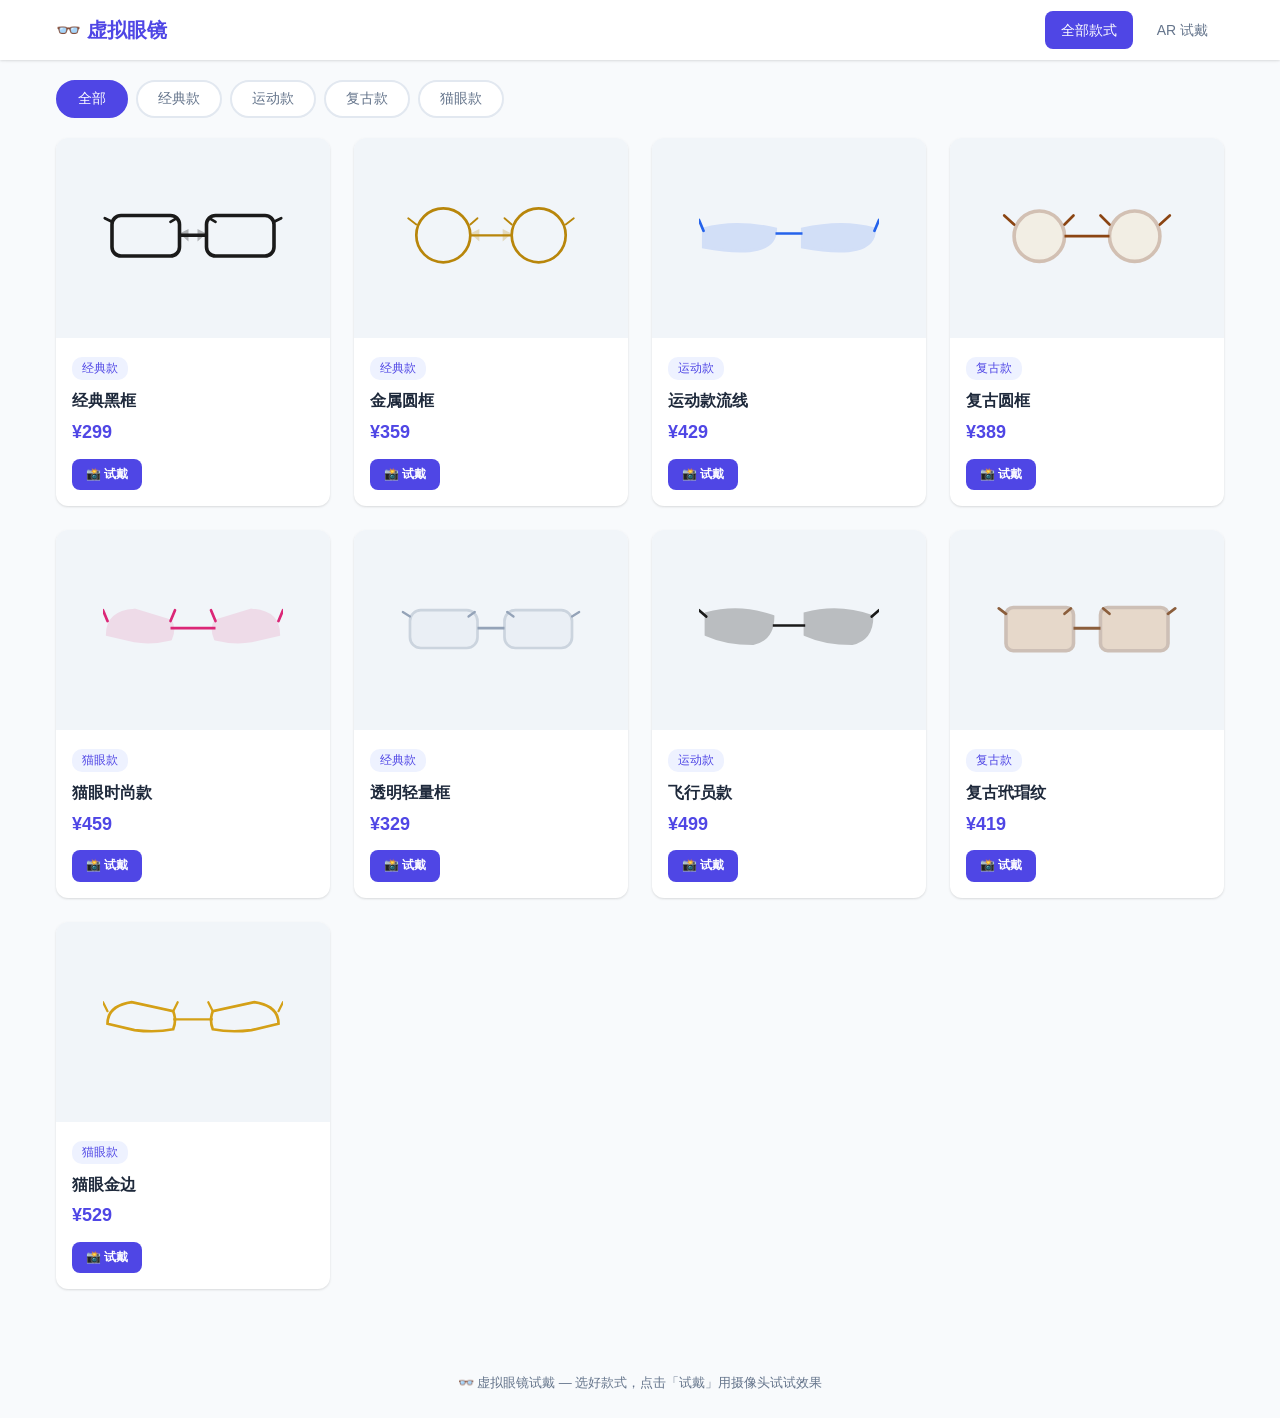
<file: index.html>
<!DOCTYPE html>
<html lang="zh-CN">
<head>
    <meta charset="UTF-8">
    <meta name="viewport" content="width=device-width, initial-scale=1.0, maximum-scale=1.0, user-scalable=no">
    <title>虚拟眼镜试戴 | Virtual Glasses Try-On</title>
    <link rel="stylesheet" href="css/style.css?v=202606211410">
</head>
<body>
    <!-- 顶部导航 -->
    <header class="header">
        <div class="container">
            <div class="logo">👓 虚拟眼镜</div>
            <nav class="nav">
                <a href="index.html" class="active">全部款式</a>
                <a href="tryon.html">AR 试戴</a>
            </nav>
        </div>
    </header>

    <!-- 分类筛选 -->
    <section class="filters">
        <div class="container">
            <div class="filter-btns">
                <button class="filter-btn active" data-filter="all">全部</button>
                <button class="filter-btn" data-filter="classic">经典款</button>
                <button class="filter-btn" data-filter="sport">运动款</button>
                <button class="filter-btn" data-filter="retro">复古款</button>
                <button class="filter-btn" data-filter="cat">猫眼款</button>
            </div>
        </div>
    </section>

    <!-- 眼镜列表 -->
    <section class="glasses-grid-section">
        <div class="container">
            <div class="glasses-grid" id="glassesGrid">
                <!-- 由 JS 动态渲染 -->
            </div>
        </div>
    </section>

    <!-- 底部 -->
    <footer class="footer">
        <div class="container">
            <p>👓 虚拟眼镜试戴 — 选好款式，点击「试戴」用摄像头试试效果</p>
        </div>
    </footer>

    <script src="js/glasses-data.js?v=202606211410"></script>
    <script src="js/app.js?v=202606211410"></script>
</body>
</html>
</file>
<file: css/style.css>
/* ===== Reset & base ===== */
*, *::before, *::after { box-sizing: border-box; margin: 0; padding: 0; }
:root {
    --primary: #4f46e5;
    --primary-hover: #4338ca;
    --bg: #f8fafc;
    --card-bg: #ffffff;
    --text: #1e293b;
    --text-light: #64748b;
    --border: #e2e8f0;
    --shadow: 0 1px 3px rgba(0,0,0,0.08), 0 1px 2px rgba(0,0,0,0.06);
    --shadow-lg: 0 10px 15px -3px rgba(0,0,0,0.1), 0 4px 6px -2px rgba(0,0,0,0.05);
    --radius: 12px;
    --radius-sm: 8px;
}
body {
    font-family: -apple-system, BlinkMacSystemFont, "Segoe UI", Roboto, sans-serif;
    background: var(--bg);
    color: var(--text);
    line-height: 1.6;
    min-height: 100vh;
}
.container { max-width: 1200px; margin: 0 auto; padding: 0 16px; }

/* ===== Header ===== */
.header {
    background: var(--card-bg);
    box-shadow: var(--shadow);
    position: sticky; top: 0; z-index: 100;
}
.header .container {
    display: flex; align-items: center; justify-content: space-between;
    height: 60px;
}
.logo { font-size: 20px; font-weight: 700; color: var(--primary); }
.nav { display: flex; gap: 8px; }
.nav a {
    text-decoration: none; color: var(--text-light);
    padding: 8px 16px; border-radius: var(--radius-sm);
    font-size: 14px; font-weight: 500;
    transition: all 0.2s;
}
.nav a:hover { background: #f1f5f9; }
.nav a.active { background: var(--primary); color: white; }

/* ===== Filters ===== */
.filters { padding: 20px 0; }
.filter-btns { display: flex; gap: 8px; flex-wrap: wrap; }
.filter-btn {
    padding: 8px 20px; border: 2px solid var(--border);
    border-radius: 20px; background: var(--card-bg);
    color: var(--text-light); font-size: 14px; font-weight: 500;
    cursor: pointer; transition: all 0.2s;
}
.filter-btn:hover { border-color: var(--primary); color: var(--primary); }
.filter-btn.active { border-color: var(--primary); background: var(--primary); color: white; }

/* ===== Glasses Grid ===== */
.glasses-grid-section { padding-bottom: 60px; }
.glasses-grid {
    display: grid;
    grid-template-columns: repeat(auto-fill, minmax(260px, 1fr));
    gap: 24px;
}
.glasses-card {
    background: var(--card-bg); border-radius: var(--radius);
    box-shadow: var(--shadow); overflow: hidden;
    transition: transform 0.2s, box-shadow 0.2s;
    cursor: pointer;
}
.glasses-card:hover { transform: translateY(-4px); box-shadow: var(--shadow-lg); }
.glasses-card-img {
    width: 100%; height: 200px;
    display: flex; align-items: center; justify-content: center;
    background: #f1f5f9; padding: 20px;
}
.glasses-card-img svg { width: 100%; height: 100%; max-width: 180px; }
.glasses-card-body { padding: 16px; }
.glasses-card-body h3 { font-size: 16px; margin-bottom: 4px; }
.glasses-card-body .category {
    font-size: 12px; color: var(--primary);
    background: #eef2ff; padding: 2px 10px;
    border-radius: 10px; display: inline-block; margin-bottom: 8px;
}
.glasses-card-body .price { font-size: 18px; font-weight: 700; color: var(--primary); }
.glasses-card-body .actions { margin-top: 12px; display: flex; gap: 8px; }

/* ===== Buttons ===== */
.btn {
    display: inline-flex; align-items: center; gap: 6px;
    padding: 10px 24px; border: none; border-radius: var(--radius-sm);
    font-size: 14px; font-weight: 600; cursor: pointer;
    transition: all 0.2s; text-decoration: none;
}
.btn-primary { background: var(--primary); color: white; }
.btn-primary:hover { background: var(--primary-hover); }
.btn-secondary { background: #f1f5f9; color: var(--text); }
.btn-secondary:hover { background: #e2e8f0; }
.btn-danger { background: #ef4444; color: white; }
.btn-danger:hover { background: #dc2626; }
.btn-sm { padding: 6px 14px; font-size: 12px; }

/* ===== Try-On Page ===== */
.tryon-section { padding: 24px 0; }
.tryon-container {
    display: flex; gap: 24px;
    max-width: 1400px; margin: 0 auto; padding: 0 16px;
}
.tryon-camera { flex: 1; min-width: 0; }
.camera-wrapper {
    position: relative; width: 100%;
    background: #000; border-radius: var(--radius);
    overflow: hidden; aspect-ratio: 4/3;
}
.camera-wrapper video,
.camera-wrapper canvas {
    position: absolute; top: 0; left: 0;
    width: 100%; height: 100%; object-fit: cover;
}
.camera-wrapper canvas { z-index: 2; }
.camera-placeholder {
    position: absolute; inset: 0;
    display: flex; flex-direction: column;
    align-items: center; justify-content: center;
    color: white; z-index: 1; text-align: center; padding: 20px;
}
.placeholder-icon { font-size: 64px; margin-bottom: 16px; opacity: 0.7; }
.camera-placeholder h3 { font-size: 18px; margin-bottom: 8px; }
.camera-placeholder p { font-size: 14px; opacity: 0.7; }
.camera-controls { display: flex; gap: 8px; margin-top: 12px; flex-wrap: wrap; }
.camera-tips { margin-top: 8px; font-size: 13px; color: var(--text-light); }

/* Right panel */
.tryon-panel {
    width: 320px; flex-shrink: 0;
    background: var(--card-bg); border-radius: var(--radius);
    box-shadow: var(--shadow); padding: 20px;
    max-height: calc(100vh - 100px); overflow-y: auto;
}
.tryon-panel h2 { font-size: 18px; margin-bottom: 16px; }
.tryon-glasses-list { display: flex; flex-direction: column; gap: 12px; }
.tryon-glasses-item {
    display: flex; align-items: center; gap: 12px;
    padding: 10px; border-radius: var(--radius-sm);
    border: 2px solid var(--border); cursor: pointer;
    transition: all 0.2s;
}
.tryon-glasses-item:hover { border-color: var(--primary); }
.tryon-glasses-item.active { border-color: var(--primary); background: #eef2ff; }
.tryon-glasses-item .thumb {
    width: 60px; height: 40px; flex-shrink: 0;
    display: flex; align-items: center; justify-content: center;
}
.tryon-glasses-item .thumb svg { width: 100%; height: 100%; }
.tryon-glasses-item .info { flex: 1; min-width: 0; }
.tryon-glasses-item .info h4 { font-size: 14px; margin-bottom: 2px; }
.tryon-glasses-item .info span { font-size: 12px; color: var(--text-light); }
.tryon-glasses-item .price-tag { font-weight: 700; color: var(--primary); font-size: 14px; }

.selected-info {
    margin-top: 16px; padding-top: 16px;
    border-top: 1px solid var(--border);
    display: flex; gap: 12px; align-items: center;
}
.selected-glasses-preview {
    width: 80px; height: 60px; flex-shrink: 0;
    display: flex; align-items: center; justify-content: center;
    background: #f1f5f9; border-radius: var(--radius-sm);
}
.selected-glasses-preview img,
.selected-glasses-preview svg { width: 100%; height: 100%; }
.selected-glasses-detail h3 { font-size: 16px; }
.selected-glasses-detail p { color: var(--primary); font-weight: 700; font-size: 18px; }

/* ===== Modal ===== */
.modal {
    display: none; position: fixed; inset: 0; z-index: 1000;
    background: rgba(0,0,0,0.6);
    align-items: center; justify-content: center;
}
.modal.show { display: flex; }
.modal-content {
    background: var(--card-bg); border-radius: var(--radius);
    padding: 24px; max-width: 500px; width: 90%;
    text-align: center; position: relative;
}
.modal-close {
    position: absolute; top: 8px; right: 16px;
    font-size: 28px; cursor: pointer; color: var(--text-light);
}
.capture-result { margin: 16px 0; }
.capture-result img { max-width: 100%; border-radius: var(--radius-sm); }
.capture-actions { display: flex; gap: 8px; justify-content: center; }

/* ===== Footer ===== */
.footer {
    text-align: center; padding: 24px 0;
    color: var(--text-light); font-size: 13px;
}

/* ===== Responsive ===== */
@media (max-width: 900px) {
    .tryon-container { flex-direction: column; }
    .tryon-panel { width: 100%; max-height: none; }
}
@media (max-width: 600px) {
    .glasses-grid { grid-template-columns: repeat(auto-fill, minmax(160px, 1fr)); gap: 12px; }
    .glasses-card-img { height: 140px; }
    .header .container { padding: 0 12px; }
    .filter-btns { gap: 6px; }
    .filter-btn { padding: 6px 14px; font-size: 12px; }
}
</file>
